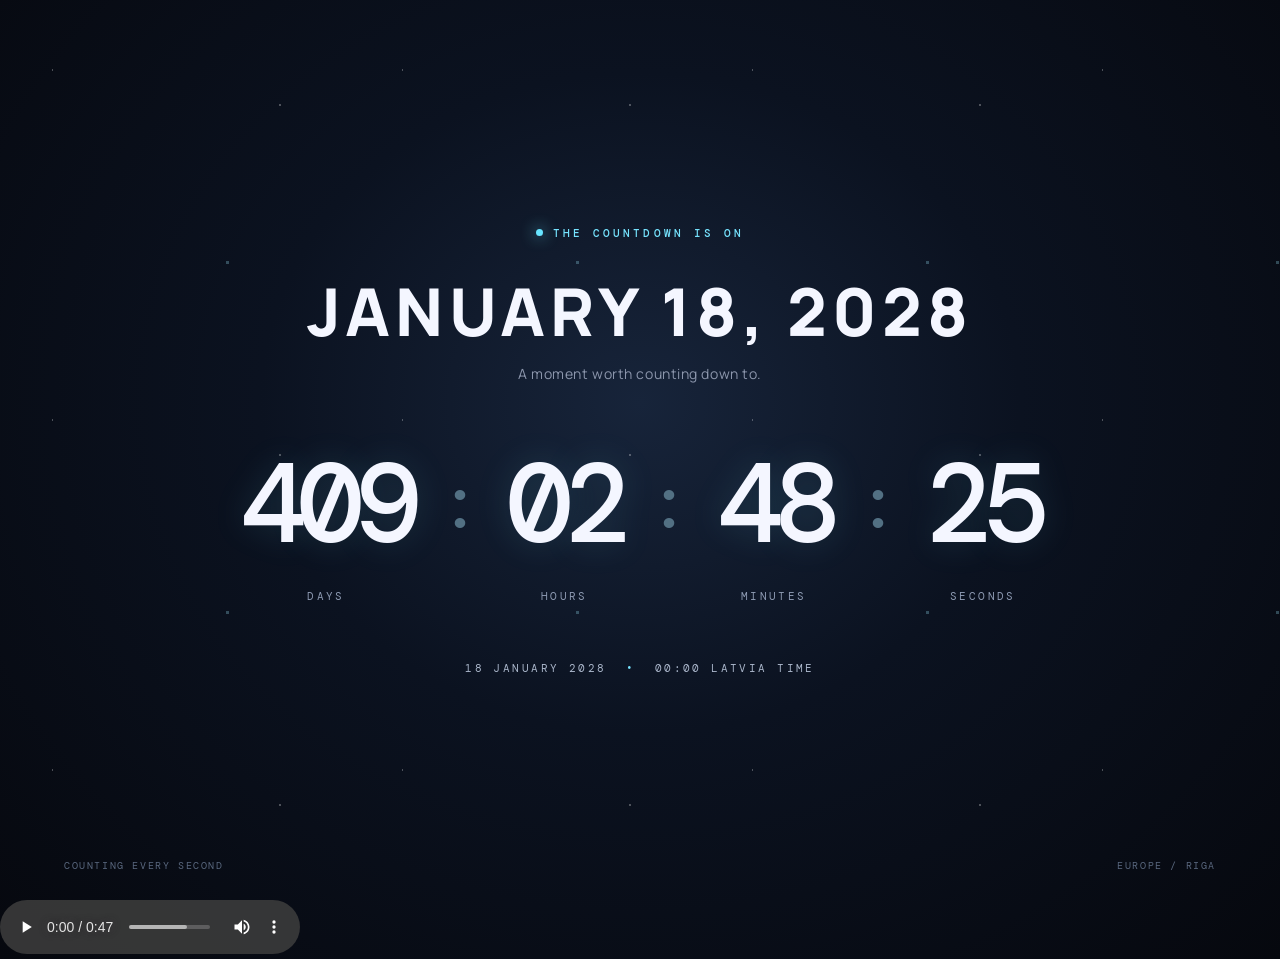
<file: index.html>
<!doctype html>
<html lang="en">
<head>
  <meta charset="utf-8">
  <meta name="viewport" content="width=device-width,initial-scale=1">
  <title>January 18, 2028 — Countdown</title>
  <link rel="stylesheet" href="style.css">
</head>
<body class="broadcast">
  <div class="stars"></div>
  <main class="hero">
    <div class="eyebrow"><span class="pulse"></span> THE COUNTDOWN IS ON</div>
    <h1 id="eventTitle">JANUARY 18, 2028</h1>
    <p class="subtitle">A moment worth counting down to.</p>
    <section class="timer">
      <div class="unit"><strong id="days">000</strong><span>DAYS</span></div>
      <div class="colon">:</div>
      <div class="unit"><strong id="hours">00</strong><span>HOURS</span></div>
      <div class="colon">:</div>
      <div class="unit"><strong id="minutes">00</strong><span>MINUTES</span></div>
      <div class="colon">:</div>
      <div class="unit"><strong id="seconds">00</strong><span>SECONDS</span></div>
    </section>
    <div class="date-line">18 JANUARY 2028 <i>•</i> 00:00 LATVIA TIME</div>
    <div class="footerline"><span>COUNTING EVERY SECOND</span><span>EUROPE / RIGA</span></div>
  </main>

  <div class="native-audio">
    <audio id="backgroundMusic" src="background-music.mp3" controls loop preload="metadata">
      Your browser does not support audio playback.
    </audio>
  </div>

  <script src="app.js"></script>
</body>
</html>
</file>
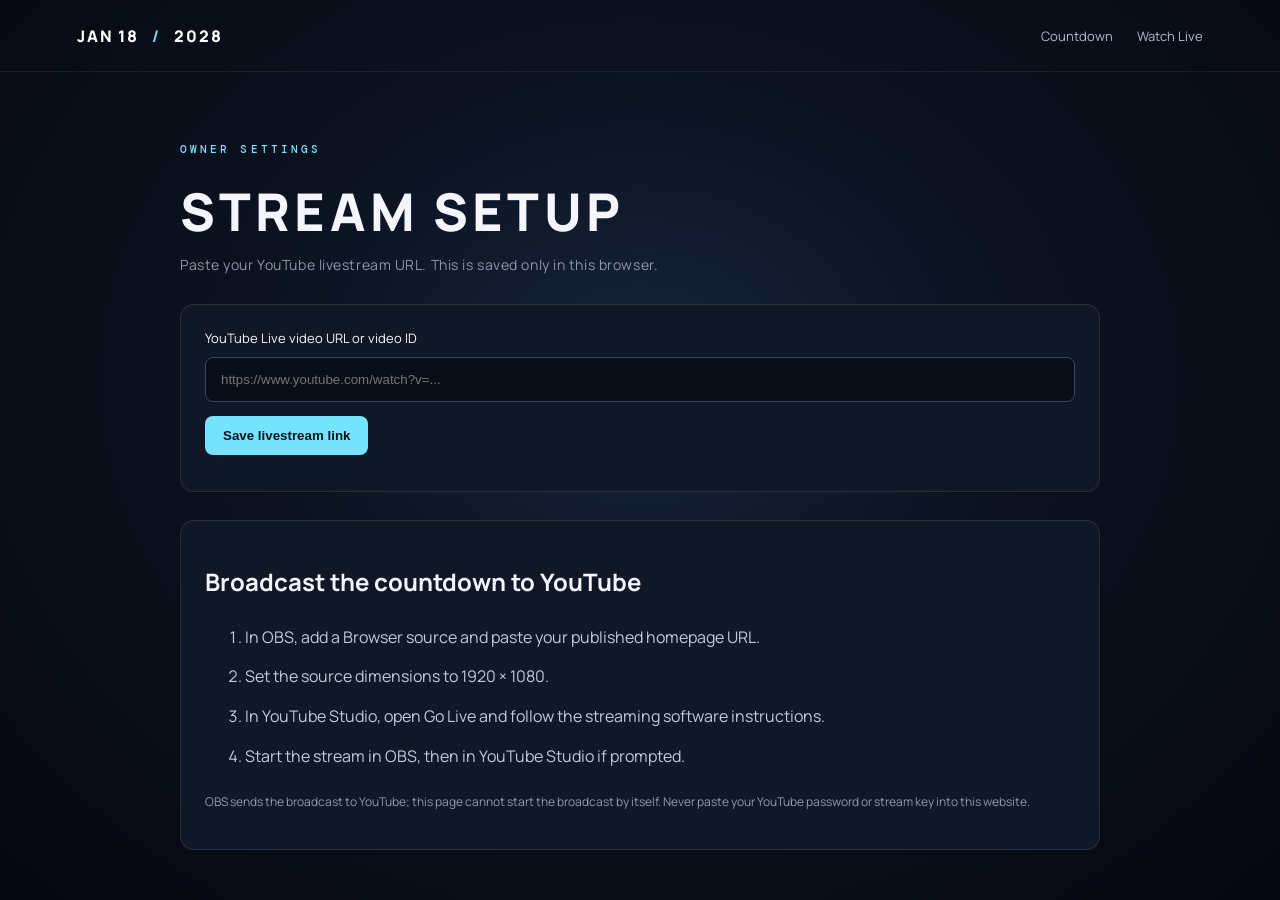
<file: setup.html>
<!doctype html><html lang="en"><head><meta charset="utf-8"><meta name="viewport" content="width=device-width,initial-scale=1"><title>Setup — January 18 Countdown</title><link rel="stylesheet" href="style.css"></head><body><header class="topbar"><a class="brand" href="./">JAN 18 <b>/</b> 2028</a><nav><a href="./">Countdown</a><a href="watch.html">Watch Live</a></nav></header><main class="setup-wrap"><div class="eyebrow">OWNER SETTINGS</div><h1>STREAM SETUP</h1><p class="subtitle">Paste your YouTube livestream URL. This is saved only in this browser.</p><form id="settingsForm" class="settings"><label for="ytUrl">YouTube Live video URL or video ID</label><input id="ytUrl" placeholder="https://www.youtube.com/watch?v=..." autocomplete="off"><button type="submit">Save livestream link</button><p id="saveMessage" class="note" role="status"></p></form><section class="guide"><h2>Broadcast the countdown to YouTube</h2><ol><li>In OBS, add a Browser source and paste your published homepage URL.</li><li>Set the source dimensions to 1920 × 1080.</li><li>In YouTube Studio, open Go Live and follow the streaming software instructions.</li><li>Start the stream in OBS, then in YouTube Studio if prompted.</li></ol><p class="note">OBS sends the broadcast to YouTube; this page cannot start the broadcast by itself. Never paste your YouTube password or stream key into this website.</p></section></main><script src="app.js"></script></body></html>
</file>
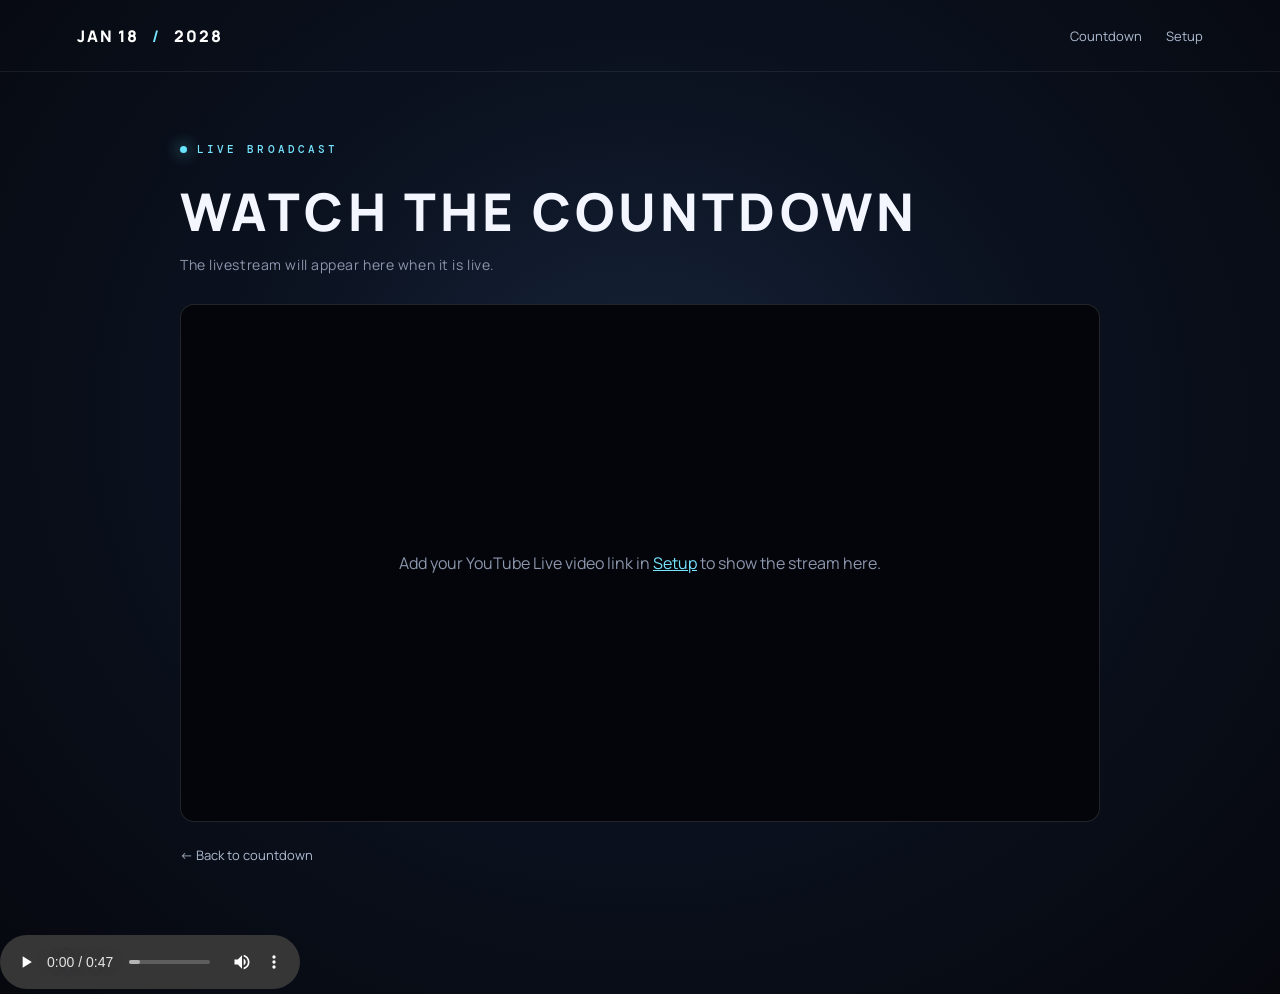
<file: watch.html>
<!doctype html>
<html lang="en">
<head>
  <meta charset="utf-8">
  <meta name="viewport" content="width=device-width,initial-scale=1">
  <title>Watch Live — January 18 Countdown</title>
  <link rel="stylesheet" href="style.css">
</head>
<body>
  <header class="topbar">
    <a class="brand" href="./">JAN 18 <b>/</b> 2028</a>
    <nav><a href="./">Countdown</a><a href="setup.html">Setup</a></nav>
  </header>

  <main class="watch-wrap">
    <div class="eyebrow"><span class="pulse"></span> LIVE BROADCAST</div>
    <h1>WATCH THE COUNTDOWN</h1>
    <p class="subtitle">The livestream will appear here when it is live.</p>
    <div class="player-shell">
      <div id="playerPlaceholder">Add your YouTube Live video link in <a href="setup.html">Setup</a> to show the stream here.</div>
      <iframe id="ytPlayer" title="YouTube livestream"
        allow="accelerometer; autoplay; clipboard-write; encrypted-media; gyroscope; picture-in-picture; web-share"
        allowfullscreen hidden></iframe>
    </div>
    <a class="backlink" href="./">← Back to countdown</a>
  </main>

  <div class="native-audio">
    <audio id="backgroundMusic" src="background-music.mp3" controls loop preload="metadata">
      Your browser does not support audio playback.
    </audio>
  </div>

  <script src="app.js"></script>
</body>
</html>
</file>
<file: style.css>
@import url('https://fonts.googleapis.com/css2?family=DM+Mono:wght@400;500&family=Manrope:wght@400;500;600;700;800&display=swap');:root{color-scheme:dark;--text:#f4f6ff;--muted:#8c96ac;--accent:#76e4ff}*{box-sizing:border-box}body{margin:0;min-height:100vh;background:radial-gradient(ellipse at 50% 42%,#17243a 0%,#0b1220 42%,#06080e 100%);color:var(--text);font-family:Manrope,Arial,sans-serif}.stars{position:fixed;inset:0;pointer-events:none;opacity:.28;background-image:radial-gradient(1px 1px at 15% 20%,#fff 99%,transparent),radial-gradient(1px 1px at 80% 30%,#fff 99%,transparent),radial-gradient(2px 2px at 65% 75%,#9eeaff 99%,transparent);background-size:350px 350px}.hero{position:relative;min-height:100vh;display:flex;flex-direction:column;align-items:center;justify-content:center;text-align:center;padding:40px 22px}.eyebrow{font:500 11px 'DM Mono',monospace;letter-spacing:.28em;color:var(--accent);display:flex;align-items:center;gap:10px}.pulse{width:7px;height:7px;border-radius:50%;background:#68e5ff;box-shadow:0 0 15px #68e5ff;animation:pulse 1.6s infinite}h1{font-size:clamp(30px,6vw,66px);letter-spacing:.08em;margin:26px 0 8px;font-weight:800}.subtitle{color:var(--muted);font-size:14px;letter-spacing:.04em;margin:0 0 48px}.timer{display:flex;align-items:center;gap:clamp(8px,2vw,28px);width:min(1050px,100%);justify-content:center}.unit{display:flex;flex-direction:column}.unit strong{font:500 clamp(42px,9.2vw,112px) 'DM Mono',monospace;letter-spacing:-.08em;text-shadow:0 0 35px #76e4ff25}.unit span{font:11px 'DM Mono',monospace;letter-spacing:.22em;color:#8d9ab2;margin-top:12px}.colon{font:clamp(32px,6vw,70px) 'DM Mono',monospace;color:#527083;transform:translateY(-12px)}.date-line{font:11px 'DM Mono',monospace;letter-spacing:.22em;color:#aab6ca;margin-top:58px}.date-line i{color:var(--accent);font-style:normal;margin:0 10px}.footerline{position:absolute;bottom:28px;left:5vw;right:5vw;display:flex;justify-content:space-between;color:#59677e;font:10px 'DM Mono',monospace;letter-spacing:.16em}.topbar{height:72px;display:flex;align-items:center;justify-content:space-between;padding:0 6vw;border-bottom:1px solid #ffffff12}.brand{font-weight:800;letter-spacing:.12em;color:white;text-decoration:none}.brand b{color:var(--accent);margin:0 8px}.topbar nav{display:flex;gap:24px}.topbar nav a,.backlink{color:#aebbd0;text-decoration:none;font-size:13px}.watch-wrap,.setup-wrap{width:min(920px,90vw);margin:70px auto}.watch-wrap h1,.setup-wrap h1{font-size:clamp(30px,5vw,52px);margin:20px 0 8px}.watch-wrap .subtitle,.setup-wrap .subtitle{margin-bottom:30px}.player-shell{width:100%;aspect-ratio:16/9;background:#03050a;border:1px solid #ffffff20;border-radius:14px;overflow:hidden;display:grid;place-items:center;color:#8c96ac;text-align:center;padding:20px}.player-shell iframe{width:100%;height:100%;border:0}.player-shell a{color:var(--accent)}.backlink{display:inline-block;margin-top:24px}.settings,.guide{background:#101827;border:1px solid #ffffff18;border-radius:14px;padding:24px;margin:28px 0}.settings label{display:block;font-size:13px;margin-bottom:10px}.settings input{width:100%;padding:14px 15px;border-radius:8px;border:1px solid #34445d;background:#080e18;color:white}.settings button{margin-top:14px;border:0;border-radius:8px;padding:12px 18px;background:var(--accent);color:#06111a;font-weight:800;cursor:pointer}.guide li{padding:7px 0;color:#c1cada;line-height:1.6}.note{color:#8d9bb1;font-size:12px;line-height:1.7}.music-control{position:fixed;z-index:10;right:24px;top:22px;display:flex;align-items:center;gap:10px;padding:9px 12px;background:#0b1422dd;border:1px solid #ffffff24;border-radius:999px;backdrop-filter:blur(12px)}.music-control button{border:0;background:transparent;color:#9cecff;font:600 11px 'DM Mono',monospace;cursor:pointer}.music-control label{font:10px 'DM Mono',monospace;color:#8998ae}.music-control input{width:76px;accent-color:#76e4ff;cursor:pointer}@keyframes pulse{50%{opacity:.35;box-shadow:0 0 3px #68e5ff}}@media(max-width:600px){.unit strong{font-size:clamp(30px,10vw,58px)}.unit span{font-size:8px}.music-control{top:12px;right:12px}.music-control input{width:54px}}
</file>
